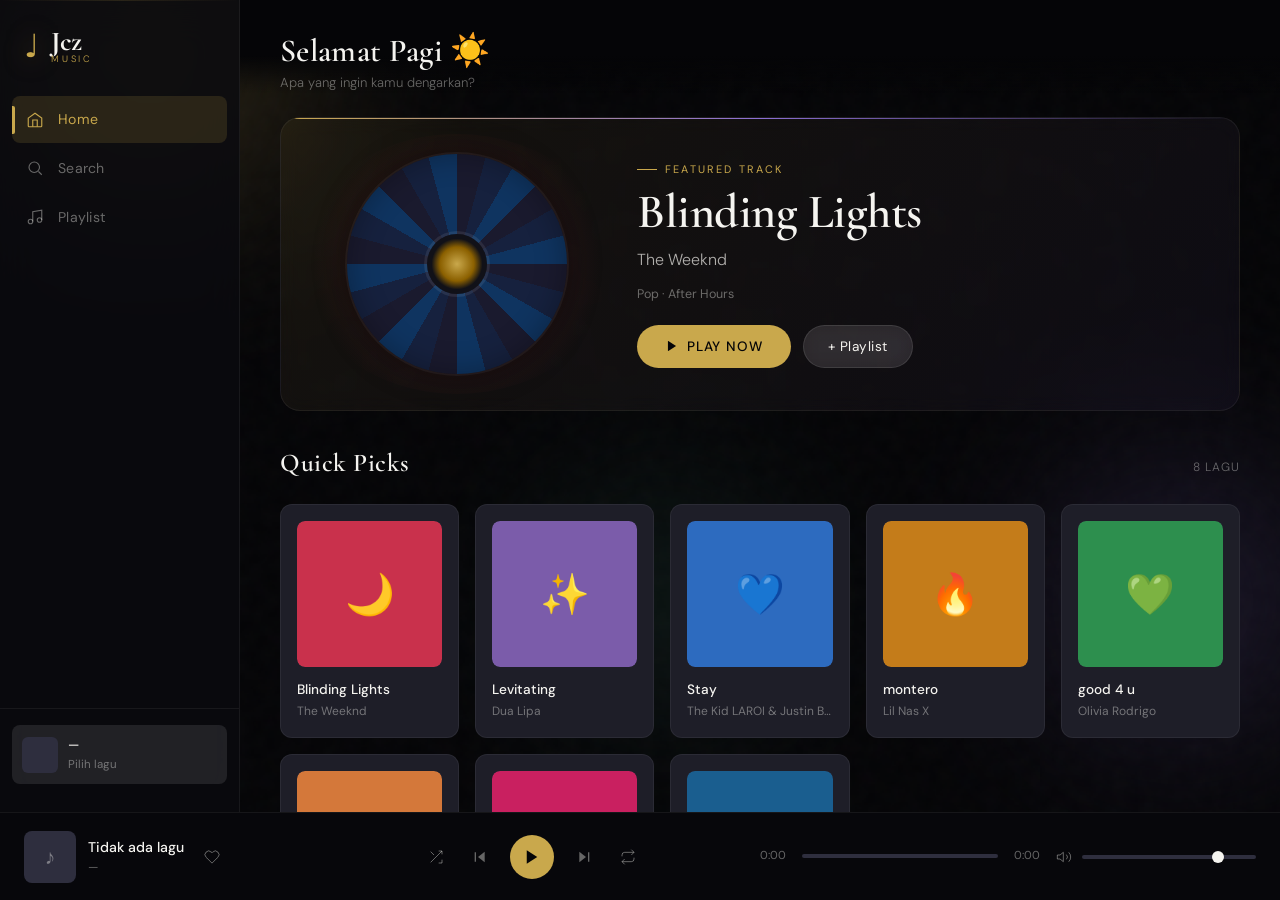
<file: index.html>
<!DOCTYPE html>
<html lang="id">
<head>
  <meta charset="UTF-8" />
  <meta name="viewport" content="width=device-width, initial-scale=1.0"/>
  <title>Jcz Music</title>
  <link rel="preconnect" href="https://fonts.googleapis.com"/>
  <link href="https://fonts.googleapis.com/css2?family=Cormorant+Garamond:wght@300;400;600;700&family=DM+Sans:wght@300;400;500&display=swap" rel="stylesheet"/>
  <link rel="stylesheet" href="css/base.css"/>
  <link rel="stylesheet" href="css/layout.css"/>
  <link rel="stylesheet" href="css/player.css"/>
  <link rel="stylesheet" href="css/home.css"/>
</head>
<body>

  <!-- Ambient Background -->
  <div class="ambient-bg">
    <div class="orb orb-1"></div>
    <div class="orb orb-2"></div>
    <div class="orb orb-3"></div>
    <div class="grain"></div>
  </div>

  <!-- Sidebar Navigation -->
  <aside class="sidebar" id="sidebar">
    <div class="sidebar-logo">
      <span class="logo-mark">♩</span>
      <div class="logo-text">
        <span class="logo-name">Jcz</span>
        <span class="logo-sub">MUSIC</span>
      </div>
    </div>

    <nav class="sidebar-nav">
      <a href="index.html" class="nav-item active" data-label="Home">
        <svg viewBox="0 0 24 24" fill="none" stroke="currentColor" stroke-width="1.5"><path d="M3 9.5L12 3l9 6.5V20a1 1 0 01-1 1H4a1 1 0 01-1-1V9.5z"/><path d="M9 21V12h6v9"/></svg>
        <span>Home</span>
      </a>
      <a href="search.html" class="nav-item" data-label="Search">
        <svg viewBox="0 0 24 24" fill="none" stroke="currentColor" stroke-width="1.5"><circle cx="11" cy="11" r="7"/><path d="M21 21l-4.35-4.35"/></svg>
        <span>Search</span>
      </a>
      <a href="playlist.html" class="nav-item" data-label="Playlist">
        <svg viewBox="0 0 24 24" fill="none" stroke="currentColor" stroke-width="1.5"><path d="M9 18V5l12-2v13"/><circle cx="6" cy="18" r="3"/><circle cx="18" cy="16" r="3"/></svg>
        <span>Playlist</span>
      </a>
    </nav>

    <div class="sidebar-footer">
      <div class="now-playing-mini" id="nowPlayingMini">
        <div class="mini-art" id="miniArt"></div>
        <div class="mini-info">
          <span class="mini-title" id="miniTitle">—</span>
          <span class="mini-artist" id="miniArtist">Pilih lagu</span>
        </div>
      </div>
    </div>
  </aside>

  <!-- Main Content -->
  <main class="main-content" id="mainContent">

    <!-- Top Bar -->
    <header class="topbar">
      <div class="topbar-greeting">
        <h1 class="greeting-text" id="greetingText">Selamat Malam</h1>
        <p class="greeting-sub">Apa yang ingin kamu dengarkan?</p>
      </div>
      <button class="menu-toggle" id="menuToggle">
        <span></span><span></span><span></span>
      </button>
    </header>

    <!-- Featured Hero -->
    <section class="hero-section">
      <div class="hero-card" id="heroCard">
        <div class="hero-visual">
          <div class="hero-art" id="heroArt">
            <div class="vinyl-disc">
              <div class="vinyl-inner"></div>
            </div>
          </div>
          <div class="hero-glow" id="heroGlow"></div>
        </div>
        <div class="hero-info">
          <span class="hero-tag">Featured Track</span>
          <h2 class="hero-title" id="heroTitle">Blinding Lights</h2>
          <p class="hero-artist" id="heroArtist">The Weeknd</p>
          <div class="hero-meta">
            <span id="heroGenre">Synth-pop · 2019</span>
          </div>
          <div class="hero-actions">
            <button class="btn-play-hero" onclick="playFromHero()">
              <svg viewBox="0 0 24 24" fill="currentColor"><polygon points="5,3 19,12 5,21"/></svg>
              Play Now
            </button>
            <button class="btn-add-hero" onclick="addToPlaylist(0)">+ Playlist</button>
          </div>
        </div>
      </div>
    </section>

    <!-- Quick Picks -->
    <section class="section">
      <div class="section-header">
        <h2 class="section-title">Quick Picks</h2>
        <span class="section-count" id="quickCount"></span>
      </div>
      <div class="quick-grid" id="quickGrid"></div>
    </section>

    <!-- Trending -->
    <section class="section">
      <div class="section-header">
        <h2 class="section-title">Trending Now</h2>
      </div>
      <div class="track-list" id="trendingList"></div>
    </section>

  </main>

  <!-- Player Bar -->
  <div class="player-bar" id="playerBar">
    <div class="player-track">
      <div class="player-art" id="playerArt">
        <div class="art-placeholder">♪</div>
      </div>
      <div class="player-track-info">
        <span class="player-title" id="playerTitle">Tidak ada lagu</span>
        <span class="player-artist" id="playerArtist">—</span>
      </div>
      <button class="btn-heart" id="btnHeart" onclick="toggleHeart()">
        <svg viewBox="0 0 24 24" fill="none" stroke="currentColor" stroke-width="1.5"><path d="M20.84 4.61a5.5 5.5 0 00-7.78 0L12 5.67l-1.06-1.06a5.5 5.5 0 00-7.78 7.78l1.06 1.06L12 21.23l7.78-7.78 1.06-1.06a5.5 5.5 0 000-7.78z"/></svg>
      </button>
    </div>

    <div class="player-controls">
      <button class="ctrl-btn" onclick="shuffleToggle()" id="btnShuffle" title="Shuffle">
        <svg viewBox="0 0 24 24" fill="none" stroke="currentColor" stroke-width="1.5"><polyline points="16 3 21 3 21 8"/><line x1="4" y1="20" x2="21" y2="3"/><polyline points="21 16 21 21 16 21"/><line x1="4" y1="4" x2="9" y2="9"/></svg>
      </button>
      <button class="ctrl-btn" onclick="prevTrack()" title="Previous">
        <svg viewBox="0 0 24 24" fill="currentColor"><polygon points="19,20 9,12 19,4"/><line x1="5" y1="19" x2="5" y2="5" stroke="currentColor" stroke-width="2"/></svg>
      </button>
      <button class="ctrl-btn play-pause" id="btnPlayPause" onclick="togglePlay()">
        <svg class="icon-play" viewBox="0 0 24 24" fill="currentColor"><polygon points="5,3 19,12 5,21"/></svg>
        <svg class="icon-pause" viewBox="0 0 24 24" fill="currentColor" style="display:none"><rect x="6" y="4" width="4" height="16"/><rect x="14" y="4" width="4" height="16"/></svg>
      </button>
      <button class="ctrl-btn" onclick="nextTrack()" title="Next">
        <svg viewBox="0 0 24 24" fill="currentColor"><polygon points="5,4 15,12 5,20"/><line x1="19" y1="5" x2="19" y2="19" stroke="currentColor" stroke-width="2"/></svg>
      </button>
      <button class="ctrl-btn" onclick="repeatToggle()" id="btnRepeat" title="Repeat">
        <svg viewBox="0 0 24 24" fill="none" stroke="currentColor" stroke-width="1.5"><polyline points="17 1 21 5 17 9"/><path d="M3 11V9a4 4 0 014-4h14"/><polyline points="7 23 3 19 7 15"/><path d="M21 13v2a4 4 0 01-4 4H3"/></svg>
      </button>
    </div>

    <div class="player-progress-wrap">
      <div class="player-progress">
        <span class="time-current" id="timeCurrent">0:00</span>
        <div class="progress-bar" id="progressBar" onclick="seekTo(event)">
          <div class="progress-fill" id="progressFill"></div>
          <div class="progress-thumb" id="progressThumb"></div>
        </div>
        <span class="time-total" id="timeTotal">0:00</span>
      </div>
    </div>

    <div class="player-volume">
      <svg viewBox="0 0 24 24" fill="none" stroke="currentColor" stroke-width="1.5"><polygon points="11 5 6 9 2 9 2 15 6 15 11 19 11 5"/><path d="M19.07 4.93a10 10 0 010 14.14"/><path d="M15.54 8.46a5 5 0 010 7.07"/></svg>
      <input type="range" class="volume-slider" id="volumeSlider" min="0" max="100" value="80" oninput="setVolume(this.value)"/>
    </div>
  </div>

  <audio id="audioPlayer"></audio>

  <script src="js/data.js"></script>
  <script src="js/player.js"></script>
  <script src="js/home.js"></script>
</body>
</html>
</file>
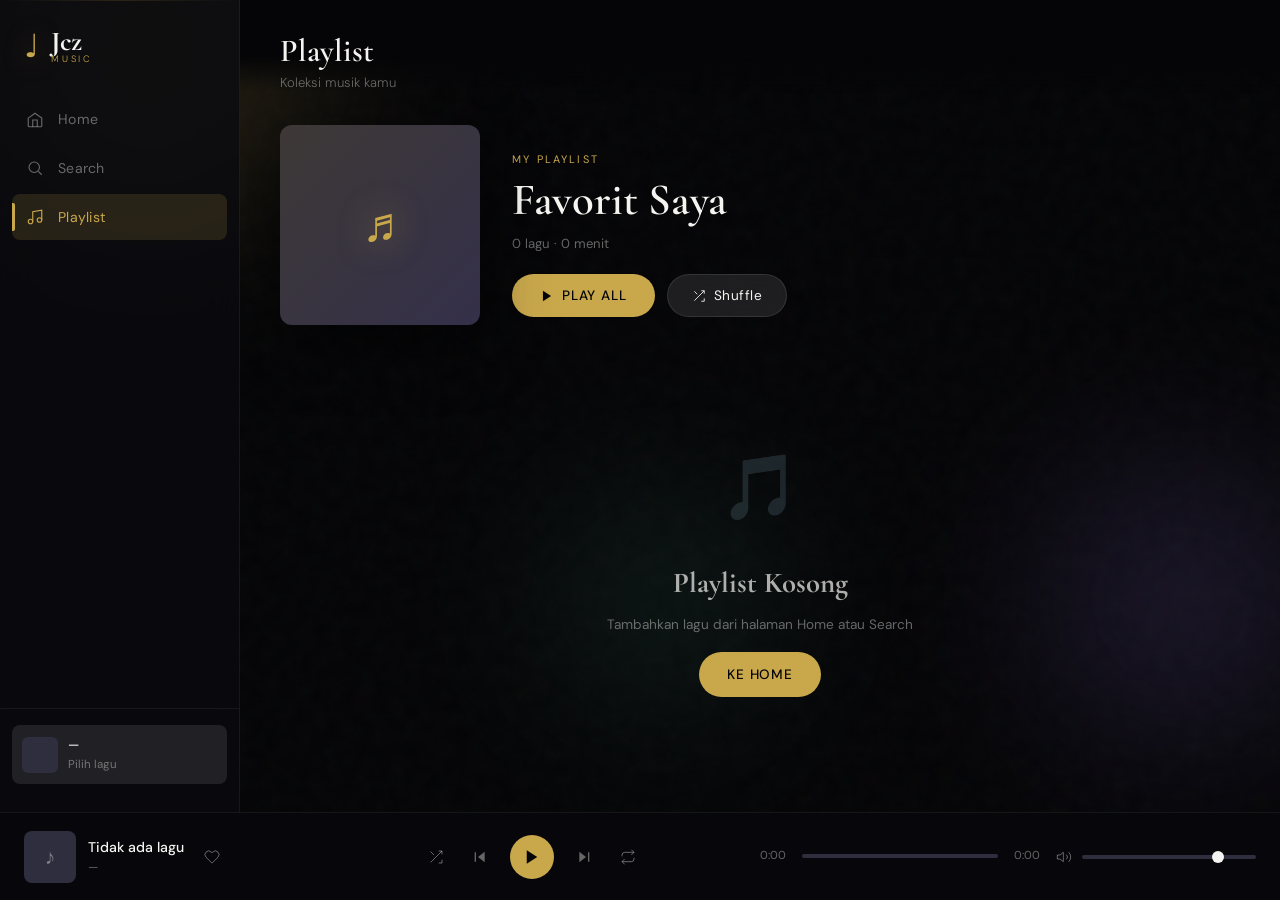
<file: playlist.html>
<!DOCTYPE html>
<html lang="id">
<head>
  <meta charset="UTF-8" />
  <meta name="viewport" content="width=device-width, initial-scale=1.0"/>
  <title>Playlist — Jcz Music</title>
  <link rel="preconnect" href="https://fonts.googleapis.com"/>
  <link href="https://fonts.googleapis.com/css2?family=Cormorant+Garamond:wght@300;400;600;700&family=DM+Sans:wght@300;400;500&display=swap" rel="stylesheet"/>
  <link rel="stylesheet" href="css/base.css"/>
  <link rel="stylesheet" href="css/layout.css"/>
  <link rel="stylesheet" href="css/player.css"/>
  <link rel="stylesheet" href="css/playlist.css"/>
</head>
<body>

  <div class="ambient-bg">
    <div class="orb orb-1"></div>
    <div class="orb orb-2"></div>
    <div class="orb orb-3"></div>
    <div class="grain"></div>
  </div>

  <aside class="sidebar" id="sidebar">
    <div class="sidebar-logo">
      <span class="logo-mark">♩</span>
      <div class="logo-text">
        <span class="logo-name">Jcz</span>
        <span class="logo-sub">MUSIC</span>
      </div>
    </div>
    <nav class="sidebar-nav">
      <a href="index.html" class="nav-item">
        <svg viewBox="0 0 24 24" fill="none" stroke="currentColor" stroke-width="1.5"><path d="M3 9.5L12 3l9 6.5V20a1 1 0 01-1 1H4a1 1 0 01-1-1V9.5z"/><path d="M9 21V12h6v9"/></svg>
        <span>Home</span>
      </a>
      <a href="search.html" class="nav-item">
        <svg viewBox="0 0 24 24" fill="none" stroke="currentColor" stroke-width="1.5"><circle cx="11" cy="11" r="7"/><path d="M21 21l-4.35-4.35"/></svg>
        <span>Search</span>
      </a>
      <a href="playlist.html" class="nav-item active">
        <svg viewBox="0 0 24 24" fill="none" stroke="currentColor" stroke-width="1.5"><path d="M9 18V5l12-2v13"/><circle cx="6" cy="18" r="3"/><circle cx="18" cy="16" r="3"/></svg>
        <span>Playlist</span>
      </a>
    </nav>
    <div class="sidebar-footer">
      <div class="now-playing-mini" id="nowPlayingMini">
        <div class="mini-art" id="miniArt"></div>
        <div class="mini-info">
          <span class="mini-title" id="miniTitle">—</span>
          <span class="mini-artist" id="miniArtist">Pilih lagu</span>
        </div>
      </div>
    </div>
  </aside>

  <main class="main-content" id="mainContent">
    <header class="topbar">
      <div class="topbar-greeting">
        <h1 class="greeting-text">Playlist</h1>
        <p class="greeting-sub">Koleksi musik kamu</p>
      </div>
      <button class="menu-toggle" id="menuToggle">
        <span></span><span></span><span></span>
      </button>
    </header>

    <!-- Playlist Header -->
    <section class="playlist-hero">
      <div class="playlist-hero-art" id="playlistHeroArt">
        <div class="playlist-art-collage" id="artCollage"></div>
        <div class="playlist-art-overlay"></div>
        <span class="playlist-art-icon">♬</span>
      </div>
      <div class="playlist-hero-info">
        <span class="playlist-tag">My Playlist</span>
        <h2 class="playlist-name">Favorit Saya</h2>
        <p class="playlist-meta" id="playlistMeta">0 lagu · 0 menit</p>
        <div class="playlist-actions">
          <button class="btn-play-hero" onclick="playPlaylist()">
            <svg viewBox="0 0 24 24" fill="currentColor"><polygon points="5,3 19,12 5,21"/></svg>
            Play All
          </button>
          <button class="btn-add-hero" onclick="shufflePlaylist()">
            <svg viewBox="0 0 24 24" fill="none" stroke="currentColor" stroke-width="1.5"><polyline points="16 3 21 3 21 8"/><line x1="4" y1="20" x2="21" y2="3"/><polyline points="21 16 21 21 16 21"/><line x1="4" y1="4" x2="9" y2="9"/></svg>
            Shuffle
          </button>
        </div>
      </div>
    </section>

    <!-- Playlist Tracks -->
    <section class="section">
      <div class="track-list" id="playlistTracks"></div>

      <!-- Empty State -->
      <div class="empty-playlist" id="emptyPlaylist" style="display:none">
        <div class="empty-icon">🎵</div>
        <h3 class="empty-title">Playlist Kosong</h3>
        <p class="empty-sub">Tambahkan lagu dari halaman Home atau Search</p>
        <a href="index.html" class="btn-play-hero" style="text-decoration:none;display:inline-flex;align-items:center;gap:8px;margin-top:16px;">Ke Home</a>
      </div>
    </section>

  </main>

  <!-- Player Bar -->
  <div class="player-bar" id="playerBar">
    <div class="player-track">
      <div class="player-art" id="playerArt">
        <div class="art-placeholder">♪</div>
      </div>
      <div class="player-track-info">
        <span class="player-title" id="playerTitle">Tidak ada lagu</span>
        <span class="player-artist" id="playerArtist">—</span>
      </div>
      <button class="btn-heart" id="btnHeart" onclick="toggleHeart()">
        <svg viewBox="0 0 24 24" fill="none" stroke="currentColor" stroke-width="1.5"><path d="M20.84 4.61a5.5 5.5 0 00-7.78 0L12 5.67l-1.06-1.06a5.5 5.5 0 00-7.78 7.78l1.06 1.06L12 21.23l7.78-7.78 1.06-1.06a5.5 5.5 0 000-7.78z"/></svg>
      </button>
    </div>
    <div class="player-controls">
      <button class="ctrl-btn" onclick="shuffleToggle()" id="btnShuffle">
        <svg viewBox="0 0 24 24" fill="none" stroke="currentColor" stroke-width="1.5"><polyline points="16 3 21 3 21 8"/><line x1="4" y1="20" x2="21" y2="3"/><polyline points="21 16 21 21 16 21"/><line x1="4" y1="4" x2="9" y2="9"/></svg>
      </button>
      <button class="ctrl-btn" onclick="prevTrack()">
        <svg viewBox="0 0 24 24" fill="currentColor"><polygon points="19,20 9,12 19,4"/><line x1="5" y1="19" x2="5" y2="5" stroke="currentColor" stroke-width="2"/></svg>
      </button>
      <button class="ctrl-btn play-pause" id="btnPlayPause" onclick="togglePlay()">
        <svg class="icon-play" viewBox="0 0 24 24" fill="currentColor"><polygon points="5,3 19,12 5,21"/></svg>
        <svg class="icon-pause" viewBox="0 0 24 24" fill="currentColor" style="display:none"><rect x="6" y="4" width="4" height="16"/><rect x="14" y="4" width="4" height="16"/></svg>
      </button>
      <button class="ctrl-btn" onclick="nextTrack()">
        <svg viewBox="0 0 24 24" fill="currentColor"><polygon points="5,4 15,12 5,20"/><line x1="19" y1="5" x2="19" y2="19" stroke="currentColor" stroke-width="2"/></svg>
      </button>
      <button class="ctrl-btn" onclick="repeatToggle()" id="btnRepeat">
        <svg viewBox="0 0 24 24" fill="none" stroke="currentColor" stroke-width="1.5"><polyline points="17 1 21 5 17 9"/><path d="M3 11V9a4 4 0 014-4h14"/><polyline points="7 23 3 19 7 15"/><path d="M21 13v2a4 4 0 01-4 4H3"/></svg>
      </button>
    </div>
    <div class="player-progress-wrap">
      <div class="player-progress">
        <span class="time-current" id="timeCurrent">0:00</span>
        <div class="progress-bar" id="progressBar" onclick="seekTo(event)">
          <div class="progress-fill" id="progressFill"></div>
          <div class="progress-thumb" id="progressThumb"></div>
        </div>
        <span class="time-total" id="timeTotal">0:00</span>
      </div>
    </div>
    <div class="player-volume">
      <svg viewBox="0 0 24 24" fill="none" stroke="currentColor" stroke-width="1.5"><polygon points="11 5 6 9 2 9 2 15 6 15 11 19 11 5"/><path d="M19.07 4.93a10 10 0 010 14.14"/><path d="M15.54 8.46a5 5 0 010 7.07"/></svg>
      <input type="range" class="volume-slider" id="volumeSlider" min="0" max="100" value="80" oninput="setVolume(this.value)"/>
    </div>
  </div>

  <audio id="audioPlayer"></audio>
  <script src="js/data.js"></script>
  <script src="js/player.js"></script>
  <script src="js/playlist.js"></script>
</body>
</html>
</file>
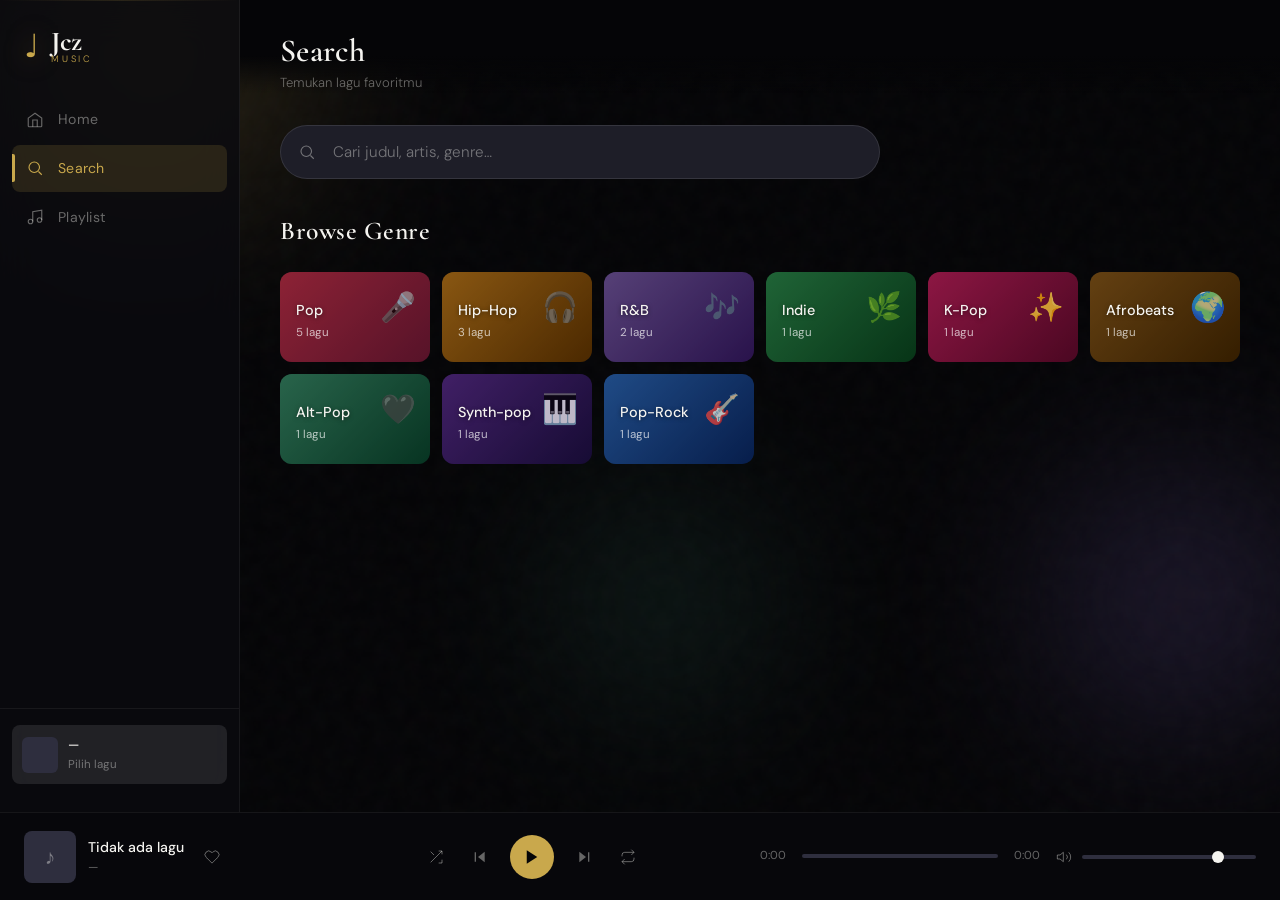
<file: search.html>
<!DOCTYPE html>
<html lang="id">
<head>
  <meta charset="UTF-8" />
  <meta name="viewport" content="width=device-width, initial-scale=1.0"/>
  <title>Search — Jcz Music</title>
  <link rel="preconnect" href="https://fonts.googleapis.com"/>
  <link href="https://fonts.googleapis.com/css2?family=Cormorant+Garamond:wght@300;400;600;700&family=DM+Sans:wght@300;400;500&display=swap" rel="stylesheet"/>
  <link rel="stylesheet" href="css/base.css"/>
  <link rel="stylesheet" href="css/layout.css"/>
  <link rel="stylesheet" href="css/player.css"/>
  <link rel="stylesheet" href="css/search.css"/>
</head>
<body>

  <div class="ambient-bg">
    <div class="orb orb-1"></div>
    <div class="orb orb-2"></div>
    <div class="orb orb-3"></div>
    <div class="grain"></div>
  </div>

  <aside class="sidebar" id="sidebar">
    <div class="sidebar-logo">
      <span class="logo-mark">♩</span>
      <div class="logo-text">
        <span class="logo-name">Jcz</span>
        <span class="logo-sub">MUSIC</span>
      </div>
    </div>
    <nav class="sidebar-nav">
      <a href="index.html" class="nav-item">
        <svg viewBox="0 0 24 24" fill="none" stroke="currentColor" stroke-width="1.5"><path d="M3 9.5L12 3l9 6.5V20a1 1 0 01-1 1H4a1 1 0 01-1-1V9.5z"/><path d="M9 21V12h6v9"/></svg>
        <span>Home</span>
      </a>
      <a href="search.html" class="nav-item active">
        <svg viewBox="0 0 24 24" fill="none" stroke="currentColor" stroke-width="1.5"><circle cx="11" cy="11" r="7"/><path d="M21 21l-4.35-4.35"/></svg>
        <span>Search</span>
      </a>
      <a href="playlist.html" class="nav-item">
        <svg viewBox="0 0 24 24" fill="none" stroke="currentColor" stroke-width="1.5"><path d="M9 18V5l12-2v13"/><circle cx="6" cy="18" r="3"/><circle cx="18" cy="16" r="3"/></svg>
        <span>Playlist</span>
      </a>
    </nav>
    <div class="sidebar-footer">
      <div class="now-playing-mini" id="nowPlayingMini">
        <div class="mini-art" id="miniArt"></div>
        <div class="mini-info">
          <span class="mini-title" id="miniTitle">—</span>
          <span class="mini-artist" id="miniArtist">Pilih lagu</span>
        </div>
      </div>
    </div>
  </aside>

  <main class="main-content" id="mainContent">
    <header class="topbar">
      <div class="topbar-greeting">
        <h1 class="greeting-text">Search</h1>
        <p class="greeting-sub">Temukan lagu favoritmu</p>
      </div>
      <button class="menu-toggle" id="menuToggle">
        <span></span><span></span><span></span>
      </button>
    </header>

    <!-- Search Input -->
    <section class="search-hero">
      <div class="search-box-wrap">
        <svg class="search-icon" viewBox="0 0 24 24" fill="none" stroke="currentColor" stroke-width="1.5"><circle cx="11" cy="11" r="7"/><path d="M21 21l-4.35-4.35"/></svg>
        <input type="text" class="search-input" id="searchInput" placeholder="Cari judul, artis, genre…" oninput="handleSearch(this.value)" autocomplete="off"/>
        <button class="search-clear" id="searchClear" onclick="clearSearch()" style="display:none">✕</button>
      </div>
    </section>

    <!-- Browse by Genre -->
    <section class="section" id="browseSection">
      <div class="section-header">
        <h2 class="section-title">Browse Genre</h2>
      </div>
      <div class="genre-grid" id="genreGrid"></div>
    </section>

    <!-- Search Results -->
    <section class="section" id="resultsSection" style="display:none">
      <div class="section-header">
        <h2 class="section-title">Hasil Pencarian</h2>
        <span class="section-count" id="resultsCount"></span>
      </div>
      <div class="track-list" id="searchResults"></div>
    </section>

    <!-- No Results -->
    <div class="no-results" id="noResults" style="display:none">
      <div class="no-results-icon">♪</div>
      <p class="no-results-text">Tidak ditemukan</p>
      <p class="no-results-sub">Coba kata kunci lain</p>
    </div>

  </main>

  <!-- Player Bar -->
  <div class="player-bar" id="playerBar">
    <div class="player-track">
      <div class="player-art" id="playerArt">
        <div class="art-placeholder">♪</div>
      </div>
      <div class="player-track-info">
        <span class="player-title" id="playerTitle">Tidak ada lagu</span>
        <span class="player-artist" id="playerArtist">—</span>
      </div>
      <button class="btn-heart" id="btnHeart" onclick="toggleHeart()">
        <svg viewBox="0 0 24 24" fill="none" stroke="currentColor" stroke-width="1.5"><path d="M20.84 4.61a5.5 5.5 0 00-7.78 0L12 5.67l-1.06-1.06a5.5 5.5 0 00-7.78 7.78l1.06 1.06L12 21.23l7.78-7.78 1.06-1.06a5.5 5.5 0 000-7.78z"/></svg>
      </button>
    </div>
    <div class="player-controls">
      <button class="ctrl-btn" onclick="shuffleToggle()" id="btnShuffle">
        <svg viewBox="0 0 24 24" fill="none" stroke="currentColor" stroke-width="1.5"><polyline points="16 3 21 3 21 8"/><line x1="4" y1="20" x2="21" y2="3"/><polyline points="21 16 21 21 16 21"/><line x1="4" y1="4" x2="9" y2="9"/></svg>
      </button>
      <button class="ctrl-btn" onclick="prevTrack()">
        <svg viewBox="0 0 24 24" fill="currentColor"><polygon points="19,20 9,12 19,4"/><line x1="5" y1="19" x2="5" y2="5" stroke="currentColor" stroke-width="2"/></svg>
      </button>
      <button class="ctrl-btn play-pause" id="btnPlayPause" onclick="togglePlay()">
        <svg class="icon-play" viewBox="0 0 24 24" fill="currentColor"><polygon points="5,3 19,12 5,21"/></svg>
        <svg class="icon-pause" viewBox="0 0 24 24" fill="currentColor" style="display:none"><rect x="6" y="4" width="4" height="16"/><rect x="14" y="4" width="4" height="16"/></svg>
      </button>
      <button class="ctrl-btn" onclick="nextTrack()">
        <svg viewBox="0 0 24 24" fill="currentColor"><polygon points="5,4 15,12 5,20"/><line x1="19" y1="5" x2="19" y2="19" stroke="currentColor" stroke-width="2"/></svg>
      </button>
      <button class="ctrl-btn" onclick="repeatToggle()" id="btnRepeat">
        <svg viewBox="0 0 24 24" fill="none" stroke="currentColor" stroke-width="1.5"><polyline points="17 1 21 5 17 9"/><path d="M3 11V9a4 4 0 014-4h14"/><polyline points="7 23 3 19 7 15"/><path d="M21 13v2a4 4 0 01-4 4H3"/></svg>
      </button>
    </div>
    <div class="player-progress-wrap">
      <div class="player-progress">
        <span class="time-current" id="timeCurrent">0:00</span>
        <div class="progress-bar" id="progressBar" onclick="seekTo(event)">
          <div class="progress-fill" id="progressFill"></div>
          <div class="progress-thumb" id="progressThumb"></div>
        </div>
        <span class="time-total" id="timeTotal">0:00</span>
      </div>
    </div>
    <div class="player-volume">
      <svg viewBox="0 0 24 24" fill="none" stroke="currentColor" stroke-width="1.5"><polygon points="11 5 6 9 2 9 2 15 6 15 11 19 11 5"/><path d="M19.07 4.93a10 10 0 010 14.14"/><path d="M15.54 8.46a5 5 0 010 7.07"/></svg>
      <input type="range" class="volume-slider" id="volumeSlider" min="0" max="100" value="80" oninput="setVolume(this.value)"/>
    </div>
  </div>

  <audio id="audioPlayer"></audio>
  <script src="js/data.js"></script>
  <script src="js/player.js"></script>
  <script src="js/search.js"></script>
</body>
</html>
</file>
<file: css/base.css>
/* ============================================
   JCZ MUSIC — base.css
   Core variables, reset, typography
============================================ */

@import url('https://fonts.googleapis.com/css2?family=Cormorant+Garamond:ital,wght@0,300;0,400;0,600;0,700;1,400&family=DM+Sans:wght@300;400;500&display=swap');

:root {
  /* === PALETTE === */
  --black:       #050507;
  --black-2:     #0a0a0f;
  --black-3:     #111118;
  --black-4:     #16161e;
  --black-5:     #1c1c26;
  --surface:     #1e1e28;
  --surface-2:   #252532;
  --surface-3:   #2e2e3e;
  --border:      rgba(255,255,255,0.06);
  --border-2:    rgba(255,255,255,0.10);

  --gold:        #c9a84c;
  --gold-light:  #e8c96a;
  --gold-dim:    rgba(201,168,76,0.15);
  --gold-glow:   rgba(201,168,76,0.08);

  --white:       #f5f4f0;
  --white-70:    rgba(245,244,240,0.70);
  --white-40:    rgba(245,244,240,0.40);
  --white-20:    rgba(245,244,240,0.20);
  --white-10:    rgba(245,244,240,0.10);

  --text-primary:   var(--white);
  --text-secondary: var(--white-70);
  --text-muted:     var(--white-40);

  --accent:      #c9a84c;
  --accent-2:    #8b6fd4;
  --danger:      #e05b5b;

  /* === TYPOGRAPHY === */
  --font-display: 'Cormorant Garamond', Georgia, serif;
  --font-body:    'DM Sans', sans-serif;

  /* === SPACING === */
  --sidebar-w:   240px;
  --player-h:    88px;
  --radius:      12px;
  --radius-sm:   8px;
  --radius-lg:   20px;

  /* === TRANSITIONS === */
  --ease:        cubic-bezier(0.4, 0, 0.2, 1);
  --ease-out:    cubic-bezier(0, 0, 0.2, 1);
  --dur:         200ms;
  --dur-lg:      400ms;
}

/* === RESET === */
*, *::before, *::after {
  box-sizing: border-box;
  margin: 0;
  padding: 0;
}

html {
  font-size: 16px;
  -webkit-font-smoothing: antialiased;
  -moz-osx-font-smoothing: grayscale;
  text-rendering: optimizeLegibility;
}

body {
  background: var(--black);
  color: var(--text-primary);
  font-family: var(--font-body);
  font-weight: 400;
  line-height: 1.6;
  overflow-x: hidden;
  min-height: 100vh;
}

button {
  background: none;
  border: none;
  cursor: pointer;
  font-family: inherit;
  color: inherit;
  outline: none;
}

button:focus-visible {
  outline: 2px solid var(--gold);
  outline-offset: 2px;
  border-radius: 4px;
}

input, textarea {
  font-family: inherit;
  outline: none;
}

a {
  text-decoration: none;
  color: inherit;
}

img {
  display: block;
  max-width: 100%;
}

ul, ol {
  list-style: none;
}

/* === SCROLLBAR === */
::-webkit-scrollbar {
  width: 4px;
}
::-webkit-scrollbar-track {
  background: transparent;
}
::-webkit-scrollbar-thumb {
  background: var(--surface-3);
  border-radius: 2px;
}
::-webkit-scrollbar-thumb:hover {
  background: var(--gold-dim);
}

/* === AMBIENT BACKGROUND === */
.ambient-bg {
  position: fixed;
  inset: 0;
  z-index: 0;
  overflow: hidden;
  pointer-events: none;
}

.orb {
  position: absolute;
  border-radius: 50%;
  filter: blur(80px);
  opacity: 0.25;
  animation: orbFloat 12s ease-in-out infinite;
}

.orb-1 {
  width: 500px; height: 500px;
  background: radial-gradient(circle, #c9a84c 0%, transparent 70%);
  top: -200px; left: -100px;
  animation-delay: 0s;
}

.orb-2 {
  width: 400px; height: 400px;
  background: radial-gradient(circle, #8b6fd4 0%, transparent 70%);
  bottom: 100px; right: -100px;
  animation-delay: -4s;
}

.orb-3 {
  width: 300px; height: 300px;
  background: radial-gradient(circle, #3d8b6f 0%, transparent 70%);
  top: 50%; left: 40%;
  animation-delay: -8s;
}

@keyframes orbFloat {
  0%, 100% { transform: translateY(0) scale(1); }
  50%       { transform: translateY(-30px) scale(1.05); }
}

.grain {
  position: absolute;
  inset: -200%;
  width: 400%;
  height: 400%;
  background-image: url("data:image/svg+xml,%3Csvg viewBox='0 0 256 256' xmlns='http://www.w3.org/2000/svg'%3E%3Cfilter id='noise'%3E%3CfeTurbulence type='fractalNoise' baseFrequency='0.9' numOctaves='4' stitchTiles='stitch'/%3E%3C/filter%3E%3Crect width='100%25' height='100%25' filter='url(%23noise)' opacity='1'/%3E%3C/svg%3E");
  opacity: 0.025;
  animation: grainMove 0.5s steps(1) infinite;
}

@keyframes grainMove {
  0%   { transform: translate(0,0); }
  10%  { transform: translate(-2%,-3%); }
  20%  { transform: translate(3%,1%); }
  30%  { transform: translate(-1%,3%); }
  40%  { transform: translate(2%,-1%); }
  50%  { transform: translate(-3%,2%); }
  60%  { transform: translate(1%,-2%); }
  70%  { transform: translate(-2%,1%); }
  80%  { transform: translate(3%,-3%); }
  90%  { transform: translate(-1%,2%); }
  100% { transform: translate(0,0); }
}

/* === TYPOGRAPHY CLASSES === */
.section-title {
  font-family: var(--font-display);
  font-size: 1.6rem;
  font-weight: 600;
  letter-spacing: 0.02em;
  color: var(--white);
}

.section-count {
  font-size: 0.75rem;
  color: var(--text-muted);
  font-weight: 300;
  letter-spacing: 0.08em;
  text-transform: uppercase;
}

/* === TRACK ROW === */
.track-row {
  display: grid;
  grid-template-columns: 36px 48px 1fr auto auto;
  align-items: center;
  gap: 14px;
  padding: 10px 16px;
  border-radius: var(--radius-sm);
  transition: background var(--dur) var(--ease);
  cursor: pointer;
  position: relative;
}

.track-row:hover {
  background: var(--white-10);
}

.track-row.active {
  background: var(--gold-dim);
}

.track-row.active .track-title {
  color: var(--gold);
}

.track-num {
  font-size: 0.85rem;
  color: var(--text-muted);
  text-align: center;
  font-variant-numeric: tabular-nums;
  transition: opacity var(--dur);
}

.track-row:hover .track-num,
.track-row.active .track-num {
  display: none;
}

.track-play-icon {
  display: none;
  color: var(--gold);
  text-align: center;
}

.track-row:hover .track-play-icon,
.track-row.active .track-play-icon {
  display: flex;
  align-items: center;
  justify-content: center;
}

.track-art {
  width: 48px;
  height: 48px;
  border-radius: 6px;
  background: var(--surface-3);
  display: flex;
  align-items: center;
  justify-content: center;
  font-size: 1.2rem;
  overflow: hidden;
  flex-shrink: 0;
  position: relative;
}

.track-art img {
  width: 100%;
  height: 100%;
  object-fit: cover;
}

.track-info {
  display: flex;
  flex-direction: column;
  min-width: 0;
}

.track-title {
  font-size: 0.9rem;
  font-weight: 500;
  color: var(--text-primary);
  white-space: nowrap;
  overflow: hidden;
  text-overflow: ellipsis;
  transition: color var(--dur);
}

.track-artist {
  font-size: 0.78rem;
  color: var(--text-muted);
  white-space: nowrap;
  overflow: hidden;
  text-overflow: ellipsis;
}

.track-duration {
  font-size: 0.8rem;
  color: var(--text-muted);
  font-variant-numeric: tabular-nums;
  white-space: nowrap;
}

.track-actions {
  display: flex;
  gap: 4px;
  opacity: 0;
  transition: opacity var(--dur);
}

.track-row:hover .track-actions {
  opacity: 1;
}

.track-action-btn {
  width: 30px;
  height: 30px;
  border-radius: 50%;
  display: flex;
  align-items: center;
  justify-content: center;
  color: var(--text-muted);
  transition: color var(--dur), background var(--dur);
}

.track-action-btn:hover {
  color: var(--gold);
  background: var(--gold-dim);
}

.track-action-btn svg {
  width: 14px;
  height: 14px;
}

/* === EQUALIZER BARS (active track) === */
.eq-bars {
  display: none;
  gap: 2px;
  align-items: flex-end;
  height: 16px;
}

.track-row.active.playing .eq-bars {
  display: flex;
}

.track-row.active.playing .track-play-icon {
  display: none;
}

.eq-bar {
  width: 3px;
  background: var(--gold);
  border-radius: 2px;
  animation: eqAnim 0.8s ease-in-out infinite;
}
.eq-bar:nth-child(1) { animation-delay: 0s;    height: 8px; }
.eq-bar:nth-child(2) { animation-delay: 0.15s; height: 14px; }
.eq-bar:nth-child(3) { animation-delay: 0.3s;  height: 6px; }
.eq-bar:nth-child(4) { animation-delay: 0.1s;  height: 12px; }

@keyframes eqAnim {
  0%, 100% { transform: scaleY(0.4); }
  50%       { transform: scaleY(1); }
}

/* === BUTTONS === */
.btn-play-hero {
  display: inline-flex;
  align-items: center;
  gap: 8px;
  padding: 12px 28px;
  background: var(--gold);
  color: var(--black);
  border-radius: 50px;
  font-size: 0.85rem;
  font-weight: 500;
  letter-spacing: 0.06em;
  text-transform: uppercase;
  transition: transform var(--dur), box-shadow var(--dur), background var(--dur);
}

.btn-play-hero:hover {
  background: var(--gold-light);
  transform: translateY(-2px);
  box-shadow: 0 8px 30px rgba(201,168,76,0.4);
}

.btn-play-hero svg {
  width: 14px;
  height: 14px;
}

.btn-add-hero {
  display: inline-flex;
  align-items: center;
  gap: 8px;
  padding: 12px 24px;
  background: var(--white-10);
  border: 1px solid var(--border-2);
  color: var(--text-primary);
  border-radius: 50px;
  font-size: 0.85rem;
  font-weight: 400;
  letter-spacing: 0.04em;
  transition: background var(--dur), border-color var(--dur);
  backdrop-filter: blur(10px);
}

.btn-add-hero:hover {
  background: var(--white-20);
  border-color: var(--gold);
  color: var(--gold);
}

.btn-add-hero svg {
  width: 14px;
  height: 14px;
}

/* === FADE IN === */
@keyframes fadeUp {
  from { opacity: 0; transform: translateY(16px); }
  to   { opacity: 1; transform: translateY(0); }
}

.fade-in {
  animation: fadeUp 0.5s var(--ease-out) both;
}

/* === TOAST === */
.toast {
  position: fixed;
  bottom: calc(var(--player-h) + 20px);
  left: 50%;
  transform: translateX(-50%) translateY(20px);
  background: var(--surface-2);
  border: 1px solid var(--border-2);
  color: var(--text-primary);
  padding: 10px 20px;
  border-radius: 50px;
  font-size: 0.82rem;
  backdrop-filter: blur(20px);
  opacity: 0;
  transition: all 0.3s var(--ease);
  z-index: 9999;
  pointer-events: none;
  white-space: nowrap;
}

.toast.show {
  opacity: 1;
  transform: translateX(-50%) translateY(0);
}
</file>
<file: css/layout.css>
/* ============================================
   JCZ MUSIC — layout.css
   Sidebar, Topbar, Main Layout
============================================ */

/* === APP SHELL === */
body {
  display: grid;
  grid-template-columns: var(--sidebar-w) 1fr;
  grid-template-rows: 1fr var(--player-h);
  grid-template-areas:
    "sidebar main"
    "player  player";
  height: 100vh;
  overflow: hidden;
}

/* === SIDEBAR === */
.sidebar {
  grid-area: sidebar;
  display: flex;
  flex-direction: column;
  background: rgba(10,10,15,0.8);
  border-right: 1px solid var(--border);
  backdrop-filter: blur(20px);
  z-index: 100;
  position: relative;
  padding: 28px 0;
  overflow: hidden;
}

.sidebar::before {
  content: '';
  position: absolute;
  top: 0;
  left: 0;
  right: 0;
  height: 1px;
  background: linear-gradient(90deg, transparent, var(--gold-dim), transparent);
}

/* === LOGO === */
.sidebar-logo {
  display: flex;
  align-items: center;
  gap: 12px;
  padding: 0 24px 32px;
}

.logo-mark {
  font-size: 2rem;
  color: var(--gold);
  line-height: 1;
  filter: drop-shadow(0 0 12px rgba(201,168,76,0.5));
}

.logo-text {
  display: flex;
  flex-direction: column;
  line-height: 1;
}

.logo-name {
  font-family: var(--font-display);
  font-size: 1.7rem;
  font-weight: 700;
  color: var(--white);
  letter-spacing: -0.01em;
}

.logo-sub {
  font-size: 0.58rem;
  font-weight: 300;
  letter-spacing: 0.3em;
  color: var(--gold);
  text-transform: uppercase;
}

/* === NAV === */
.sidebar-nav {
  display: flex;
  flex-direction: column;
  gap: 2px;
  padding: 0 12px;
  flex: 1;
}

.nav-item {
  display: flex;
  align-items: center;
  gap: 14px;
  padding: 12px 14px;
  border-radius: var(--radius-sm);
  color: var(--text-muted);
  font-size: 0.88rem;
  font-weight: 400;
  letter-spacing: 0.02em;
  transition: background var(--dur), color var(--dur);
  position: relative;
}

.nav-item svg {
  width: 18px;
  height: 18px;
  flex-shrink: 0;
  transition: color var(--dur);
}

.nav-item:hover {
  background: var(--white-10);
  color: var(--white);
}

.nav-item.active {
  background: var(--gold-dim);
  color: var(--gold);
}

.nav-item.active::before {
  content: '';
  position: absolute;
  left: 0;
  top: 50%;
  transform: translateY(-50%);
  width: 3px;
  height: 60%;
  background: var(--gold);
  border-radius: 0 2px 2px 0;
}

/* === SIDEBAR FOOTER (now playing mini) === */
.sidebar-footer {
  padding: 16px 12px 0;
  border-top: 1px solid var(--border);
}

.now-playing-mini {
  display: flex;
  align-items: center;
  gap: 10px;
  padding: 10px;
  border-radius: var(--radius-sm);
  background: var(--white-10);
}

.mini-art {
  width: 36px;
  height: 36px;
  border-radius: 6px;
  background: var(--surface-3);
  flex-shrink: 0;
  display: flex;
  align-items: center;
  justify-content: center;
  font-size: 1rem;
  overflow: hidden;
}

.mini-info {
  display: flex;
  flex-direction: column;
  min-width: 0;
}

.mini-title {
  font-size: 0.8rem;
  font-weight: 500;
  white-space: nowrap;
  overflow: hidden;
  text-overflow: ellipsis;
  color: var(--text-primary);
}

.mini-artist {
  font-size: 0.72rem;
  color: var(--text-muted);
  white-space: nowrap;
  overflow: hidden;
  text-overflow: ellipsis;
}

/* === MAIN CONTENT === */
.main-content {
  grid-area: main;
  overflow-y: auto;
  overflow-x: hidden;
  position: relative;
  z-index: 1;
  scroll-behavior: smooth;
}

/* === TOPBAR === */
.topbar {
  display: flex;
  align-items: flex-start;
  justify-content: space-between;
  padding: 32px 40px 0;
  position: sticky;
  top: 0;
  z-index: 50;
  background: linear-gradient(to bottom, var(--black) 60%, transparent);
}

.greeting-text {
  font-family: var(--font-display);
  font-size: 2rem;
  font-weight: 600;
  color: var(--white);
  letter-spacing: 0.01em;
  line-height: 1.2;
}

.greeting-sub {
  font-size: 0.82rem;
  color: var(--text-muted);
  margin-top: 2px;
  font-weight: 300;
}

/* === MOBILE TOGGLE === */
.menu-toggle {
  display: none;
  flex-direction: column;
  gap: 5px;
  padding: 8px;
}

.menu-toggle span {
  display: block;
  width: 22px;
  height: 2px;
  background: var(--text-secondary);
  border-radius: 2px;
  transition: all var(--dur);
}

/* === SECTIONS === */
.section {
  padding: 32px 40px;
}

.section-header {
  display: flex;
  align-items: baseline;
  justify-content: space-between;
  margin-bottom: 20px;
}

/* === RESPONSIVE === */
@media (max-width: 900px) {
  body {
    grid-template-columns: 1fr;
    grid-template-areas:
      "main"
      "player";
  }

  .sidebar {
    position: fixed;
    left: -100%;
    top: 0;
    bottom: var(--player-h);
    width: var(--sidebar-w);
    transition: left var(--dur-lg) var(--ease);
    z-index: 200;
  }

  .sidebar.open {
    left: 0;
  }

  .main-content {
    padding-top: 0;
  }

  .menu-toggle {
    display: flex;
  }

  .topbar {
    padding: 24px 20px 0;
  }

  .section {
    padding: 24px 20px;
  }
}

@media (max-width: 600px) {
  .greeting-text {
    font-size: 1.5rem;
  }
}
</file>
<file: css/player.css>
/* ============================================
   JCZ MUSIC — player.css
   Bottom Player Bar
============================================ */

.player-bar {
  grid-area: player;
  display: grid;
  grid-template-columns: 280px 1fr 280px 200px;
  align-items: center;
  gap: 16px;
  padding: 0 24px;
  background: rgba(8,8,12,0.95);
  border-top: 1px solid var(--border);
  backdrop-filter: blur(30px);
  z-index: 150;
  position: relative;
}

.player-bar::before {
  content: '';
  position: absolute;
  top: 0; left: 0; right: 0;
  height: 1px;
  background: linear-gradient(90deg, transparent, var(--gold-dim), var(--accent-2)22, transparent);
}

/* === TRACK INFO === */
.player-track {
  display: flex;
  align-items: center;
  gap: 12px;
  min-width: 0;
}

.player-art {
  width: 52px;
  height: 52px;
  border-radius: 8px;
  background: var(--surface-3);
  display: flex;
  align-items: center;
  justify-content: center;
  flex-shrink: 0;
  overflow: hidden;
  position: relative;
}

.player-art img {
  width: 100%;
  height: 100%;
  object-fit: cover;
}

.art-placeholder {
  font-size: 1.3rem;
  color: var(--text-muted);
}

.player-track-info {
  display: flex;
  flex-direction: column;
  min-width: 0;
}

.player-title {
  font-size: 0.88rem;
  font-weight: 500;
  color: var(--text-primary);
  white-space: nowrap;
  overflow: hidden;
  text-overflow: ellipsis;
}

.player-artist {
  font-size: 0.75rem;
  color: var(--text-muted);
  white-space: nowrap;
  overflow: hidden;
  text-overflow: ellipsis;
}

.btn-heart {
  flex-shrink: 0;
  width: 32px;
  height: 32px;
  display: flex;
  align-items: center;
  justify-content: center;
  color: var(--text-muted);
  border-radius: 50%;
  transition: color var(--dur), transform var(--dur);
}

.btn-heart:hover { color: var(--danger); }
.btn-heart.active { color: var(--danger); }
.btn-heart.active svg { fill: var(--danger); stroke: var(--danger); }

.btn-heart svg {
  width: 16px;
  height: 16px;
  transition: fill var(--dur);
}

/* === CONTROLS === */
.player-controls {
  display: flex;
  align-items: center;
  justify-content: center;
  gap: 8px;
}

.ctrl-btn {
  width: 36px;
  height: 36px;
  display: flex;
  align-items: center;
  justify-content: center;
  border-radius: 50%;
  color: var(--text-muted);
  transition: color var(--dur), background var(--dur), transform var(--dur);
}

.ctrl-btn svg {
  width: 16px;
  height: 16px;
}

.ctrl-btn:hover {
  color: var(--white);
  background: var(--white-10);
}

.ctrl-btn.active {
  color: var(--gold);
}

.ctrl-btn.play-pause {
  width: 44px;
  height: 44px;
  background: var(--gold);
  color: var(--black);
  border-radius: 50%;
  margin: 0 4px;
  transition: transform var(--dur), box-shadow var(--dur), background var(--dur);
}

.ctrl-btn.play-pause:hover {
  background: var(--gold-light);
  transform: scale(1.08);
  box-shadow: 0 0 20px rgba(201,168,76,0.4);
  color: var(--black);
}

.ctrl-btn.play-pause svg {
  width: 18px;
  height: 18px;
}

/* === PROGRESS === */
.player-progress-wrap {
  display: flex;
  flex-direction: column;
  justify-content: center;
}

.player-progress {
  display: flex;
  align-items: center;
  gap: 10px;
}

.time-current,
.time-total {
  font-size: 0.72rem;
  color: var(--text-muted);
  font-variant-numeric: tabular-nums;
  min-width: 32px;
}

.time-total { text-align: right; }

.progress-bar {
  flex: 1;
  height: 4px;
  background: var(--surface-3);
  border-radius: 2px;
  cursor: pointer;
  position: relative;
  transition: height var(--dur);
}

.progress-bar:hover {
  height: 6px;
}

.progress-fill {
  height: 100%;
  background: linear-gradient(90deg, var(--gold), var(--gold-light));
  border-radius: 2px;
  width: 0%;
  transition: width 0.1s linear;
  pointer-events: none;
}

.progress-thumb {
  position: absolute;
  top: 50%;
  left: 0%;
  transform: translate(-50%, -50%) scale(0);
  width: 12px;
  height: 12px;
  background: var(--white);
  border-radius: 50%;
  transition: transform var(--dur), left 0.1s linear;
  pointer-events: none;
}

.progress-bar:hover .progress-thumb {
  transform: translate(-50%, -50%) scale(1);
}

/* === VOLUME === */
.player-volume {
  display: flex;
  align-items: center;
  gap: 10px;
}

.player-volume svg {
  width: 16px;
  height: 16px;
  color: var(--text-muted);
  flex-shrink: 0;
}

.volume-slider {
  -webkit-appearance: none;
  appearance: none;
  width: 100%;
  height: 4px;
  background: var(--surface-3);
  border-radius: 2px;
  cursor: pointer;
  outline: none;
}

.volume-slider::-webkit-slider-thumb {
  -webkit-appearance: none;
  width: 12px;
  height: 12px;
  border-radius: 50%;
  background: var(--white);
  cursor: pointer;
  transition: transform var(--dur);
}

.volume-slider::-webkit-slider-thumb:hover {
  transform: scale(1.3);
}

/* === RESPONSIVE === */
@media (max-width: 1100px) {
  .player-bar {
    grid-template-columns: 220px 1fr 220px 160px;
  }
}

@media (max-width: 900px) {
  .player-bar {
    grid-template-columns: 1fr;
    grid-template-rows: auto auto auto;
    padding: 10px 16px 14px;
    gap: 8px;
    height: auto;
  }

  .player-track {
    justify-content: flex-start;
  }

  .player-controls {
    order: -1;
    gap: 6px;
  }

  .player-progress-wrap {
    width: 100%;
  }

  .player-volume {
    display: none;
  }
}
</file>
<file: css/home.css>
/* ============================================
   JCZ MUSIC — home.css
============================================ */

/* === HERO === */
.hero-section {
  padding: 24px 40px 0;
}

.hero-card {
  display: grid;
  grid-template-columns: 280px 1fr;
  gap: 40px;
  align-items: center;
  background: linear-gradient(135deg, rgba(201,168,76,0.08) 0%, rgba(139,111,212,0.06) 100%);
  border: 1px solid var(--border);
  border-radius: var(--radius-lg);
  padding: 36px;
  position: relative;
  overflow: hidden;
  backdrop-filter: blur(10px);
}

.hero-card::before {
  content: '';
  position: absolute;
  top: -1px; left: -1px; right: -1px;
  height: 2px;
  background: linear-gradient(90deg, var(--gold), var(--accent-2), transparent);
  border-radius: var(--radius-lg) var(--radius-lg) 0 0;
}

.hero-visual {
  position: relative;
  display: flex;
  align-items: center;
  justify-content: center;
}

.hero-art {
  width: 220px;
  height: 220px;
  border-radius: 50%;
  position: relative;
  z-index: 1;
}

.vinyl-disc {
  width: 100%;
  height: 100%;
  border-radius: 50%;
  background: conic-gradient(
    from 0deg,
    #1a1a2e 0deg 15deg,
    #16213e 15deg 30deg,
    #0f3460 30deg 45deg,
    #1a1a2e 45deg 60deg,
    #16213e 60deg 75deg,
    #0f3460 75deg 90deg,
    #1a1a2e 90deg 105deg,
    #16213e 105deg 120deg,
    #0f3460 120deg 135deg,
    #1a1a2e 135deg 150deg,
    #16213e 150deg 165deg,
    #0f3460 165deg 180deg,
    #1a1a2e 180deg 195deg,
    #16213e 195deg 210deg,
    #0f3460 210deg 225deg,
    #1a1a2e 225deg 240deg,
    #16213e 240deg 255deg,
    #0f3460 255deg 270deg,
    #1a1a2e 270deg 285deg,
    #16213e 285deg 300deg,
    #0f3460 300deg 315deg,
    #1a1a2e 315deg 330deg,
    #16213e 330deg 345deg,
    #0f3460 345deg 360deg
  );
  box-shadow:
    0 0 0 2px rgba(255,255,255,0.05),
    0 0 30px rgba(0,0,0,0.5),
    inset 0 0 30px rgba(0,0,0,0.3);
  animation: vinylSpin 4s linear infinite paused;
  display: flex;
  align-items: center;
  justify-content: center;
}

.vinyl-disc.spinning {
  animation-play-state: running;
}

@keyframes vinylSpin {
  from { transform: rotate(0deg); }
  to   { transform: rotate(360deg); }
}

.vinyl-inner {
  width: 60px;
  height: 60px;
  border-radius: 50%;
  background: radial-gradient(circle, var(--gold) 0%, #8b6000 40%, var(--black-3) 60%);
  box-shadow: 0 0 0 3px rgba(255,255,255,0.08);
}

.hero-glow {
  position: absolute;
  inset: -20px;
  background: radial-gradient(circle, rgba(201,168,76,0.2) 0%, transparent 70%);
  border-radius: 50%;
  z-index: 0;
  pointer-events: none;
}

.hero-info {
  display: flex;
  flex-direction: column;
  gap: 8px;
}

.hero-tag {
  font-size: 0.68rem;
  font-weight: 400;
  letter-spacing: 0.2em;
  text-transform: uppercase;
  color: var(--gold);
  display: flex;
  align-items: center;
  gap: 8px;
}

.hero-tag::before {
  content: '';
  display: inline-block;
  width: 20px;
  height: 1px;
  background: var(--gold);
}

.hero-title {
  font-family: var(--font-display);
  font-size: 3rem;
  font-weight: 600;
  color: var(--white);
  line-height: 1.1;
  letter-spacing: -0.01em;
}

.hero-artist {
  font-size: 1rem;
  color: var(--text-secondary);
  font-weight: 300;
}

.hero-meta {
  font-size: 0.78rem;
  color: var(--text-muted);
  margin-top: 4px;
}

.hero-actions {
  display: flex;
  gap: 12px;
  margin-top: 12px;
  flex-wrap: wrap;
}

/* === QUICK GRID === */
.quick-grid {
  display: grid;
  grid-template-columns: repeat(auto-fill, minmax(160px, 1fr));
  gap: 16px;
}

.quick-card {
  background: var(--surface);
  border: 1px solid var(--border);
  border-radius: var(--radius);
  padding: 16px;
  cursor: pointer;
  transition: background var(--dur), transform var(--dur), border-color var(--dur);
  position: relative;
  overflow: hidden;
}

.quick-card:hover {
  background: var(--surface-2);
  border-color: var(--border-2);
  transform: translateY(-3px);
}

.quick-card-art {
  width: 100%;
  aspect-ratio: 1;
  border-radius: var(--radius-sm);
  background: var(--surface-3);
  margin-bottom: 12px;
  display: flex;
  align-items: center;
  justify-content: center;
  font-size: 2rem;
  overflow: hidden;
  position: relative;
}

.quick-card-overlay {
  position: absolute;
  inset: 0;
  background: rgba(0,0,0,0.5);
  display: flex;
  align-items: center;
  justify-content: center;
  opacity: 0;
  transition: opacity var(--dur);
  border-radius: var(--radius-sm);
}

.quick-card:hover .quick-card-overlay {
  opacity: 1;
}

.quick-card-overlay svg {
  width: 36px;
  height: 36px;
  color: var(--white);
  filter: drop-shadow(0 2px 8px rgba(0,0,0,0.5));
}

.quick-card-title {
  font-size: 0.85rem;
  font-weight: 500;
  color: var(--text-primary);
  white-space: nowrap;
  overflow: hidden;
  text-overflow: ellipsis;
}

.quick-card-artist {
  font-size: 0.75rem;
  color: var(--text-muted);
  margin-top: 2px;
  white-space: nowrap;
  overflow: hidden;
  text-overflow: ellipsis;
}

/* === TRACK LIST === */
.track-list {
  display: flex;
  flex-direction: column;
  gap: 2px;
}

/* === RESPONSIVE === */
@media (max-width: 900px) {
  .hero-section { padding: 20px 20px 0; }

  .hero-card {
    grid-template-columns: 1fr;
    text-align: center;
    gap: 24px;
    padding: 24px;
  }

  .hero-visual {
    justify-content: center;
  }

  .hero-art { width: 160px; height: 160px; }

  .hero-title { font-size: 2rem; }

  .hero-tag { justify-content: center; }
  .hero-actions { justify-content: center; }
}

@media (max-width: 600px) {
  .quick-grid {
    grid-template-columns: repeat(2, 1fr);
  }
}
</file>
<file: css/playlist.css>
/* ============================================
   JCZ MUSIC — playlist.css
============================================ */

.playlist-hero {
  display: grid;
  grid-template-columns: 200px 1fr;
  gap: 32px;
  align-items: flex-end;
  padding: 32px 40px 0;
}

.playlist-hero-art {
  width: 200px;
  height: 200px;
  border-radius: var(--radius);
  background: var(--surface-2);
  position: relative;
  overflow: hidden;
  display: flex;
  align-items: center;
  justify-content: center;
  box-shadow: 0 20px 60px rgba(0,0,0,0.5);
}

.playlist-art-collage {
  position: absolute;
  inset: 0;
  display: grid;
  grid-template-columns: 1fr 1fr;
  grid-template-rows: 1fr 1fr;
  gap: 2px;
}

.collage-cell {
  background: var(--surface-3);
  display: flex;
  align-items: center;
  justify-content: center;
  font-size: 1.2rem;
  overflow: hidden;
}

.playlist-art-overlay {
  position: absolute;
  inset: 0;
  background: linear-gradient(135deg, rgba(201,168,76,0.15), rgba(139,111,212,0.15));
}

.playlist-art-icon {
  position: relative;
  z-index: 1;
  font-size: 3rem;
  color: var(--gold);
  filter: drop-shadow(0 0 16px rgba(201,168,76,0.6));
}

.playlist-hero-art.has-art .playlist-art-icon {
  display: none;
}

.playlist-hero-info {
  display: flex;
  flex-direction: column;
  gap: 8px;
  padding-bottom: 8px;
}

.playlist-tag {
  font-size: 0.68rem;
  letter-spacing: 0.2em;
  text-transform: uppercase;
  color: var(--gold);
}

.playlist-name {
  font-family: var(--font-display);
  font-size: 2.8rem;
  font-weight: 600;
  color: var(--white);
  line-height: 1.1;
}

.playlist-meta {
  font-size: 0.82rem;
  color: var(--text-muted);
}

.playlist-actions {
  display: flex;
  gap: 12px;
  margin-top: 12px;
  flex-wrap: wrap;
}

/* === TRACK ROW REMOVE BUTTON === */
.track-remove {
  width: 28px;
  height: 28px;
  border-radius: 50%;
  display: flex;
  align-items: center;
  justify-content: center;
  color: var(--text-muted);
  transition: color var(--dur), background var(--dur);
  opacity: 0;
}

.track-row:hover .track-remove {
  opacity: 1;
}

.track-remove:hover {
  color: var(--danger);
  background: rgba(224,91,91,0.15);
}

.track-remove svg {
  width: 14px;
  height: 14px;
}

/* === EMPTY PLAYLIST === */
.empty-playlist {
  text-align: center;
  padding: 80px 40px;
}

.empty-icon {
  font-size: 4rem;
  margin-bottom: 20px;
  opacity: 0.3;
}

.empty-title {
  font-family: var(--font-display);
  font-size: 1.8rem;
  color: var(--text-secondary);
  margin-bottom: 8px;
}

.empty-sub {
  font-size: 0.85rem;
  color: var(--text-muted);
}

@media (max-width: 900px) {
  .playlist-hero {
    grid-template-columns: 140px 1fr;
    gap: 20px;
    padding: 24px 20px 0;
  }

  .playlist-hero-art {
    width: 140px;
    height: 140px;
  }

  .playlist-name { font-size: 1.8rem; }
}

@media (max-width: 600px) {
  .playlist-hero {
    grid-template-columns: 1fr;
    text-align: center;
    align-items: center;
  }

  .playlist-hero-art {
    margin: 0 auto;
  }

  .playlist-actions { justify-content: center; }
}
</file>
<file: css/search.css>
/* ============================================
   JCZ MUSIC — search.css
============================================ */

.search-hero {
  padding: 32px 40px 0;
}

.search-box-wrap {
  position: relative;
  max-width: 600px;
}

.search-icon {
  position: absolute;
  left: 18px;
  top: 50%;
  transform: translateY(-50%);
  width: 18px;
  height: 18px;
  color: var(--text-muted);
  pointer-events: none;
}

.search-input {
  width: 100%;
  padding: 16px 50px 16px 52px;
  background: var(--surface);
  border: 1px solid var(--border-2);
  border-radius: 50px;
  color: var(--text-primary);
  font-size: 0.95rem;
  font-weight: 300;
  transition: border-color var(--dur), box-shadow var(--dur), background var(--dur);
}

.search-input::placeholder {
  color: var(--text-muted);
}

.search-input:focus {
  border-color: var(--gold);
  background: var(--surface-2);
  box-shadow: 0 0 0 3px var(--gold-glow);
}

.search-clear {
  position: absolute;
  right: 16px;
  top: 50%;
  transform: translateY(-50%);
  color: var(--text-muted);
  font-size: 0.85rem;
  width: 28px;
  height: 28px;
  border-radius: 50%;
  display: flex;
  align-items: center;
  justify-content: center;
  transition: background var(--dur), color var(--dur);
}

.search-clear:hover {
  background: var(--white-10);
  color: var(--white);
}

/* === GENRE GRID === */
.genre-grid {
  display: grid;
  grid-template-columns: repeat(auto-fill, minmax(150px, 1fr));
  gap: 12px;
}

.genre-card {
  border-radius: var(--radius);
  padding: 20px 16px;
  cursor: pointer;
  position: relative;
  overflow: hidden;
  transition: transform var(--dur), box-shadow var(--dur);
  min-height: 90px;
  display: flex;
  flex-direction: column;
  justify-content: flex-end;
}

.genre-card:hover {
  transform: translateY(-4px);
  box-shadow: 0 12px 40px rgba(0,0,0,0.4);
}

.genre-card::before {
  content: '';
  position: absolute;
  inset: 0;
  background: rgba(0,0,0,0.3);
  transition: background var(--dur);
}

.genre-card:hover::before {
  background: rgba(0,0,0,0.15);
}

.genre-emoji {
  position: absolute;
  top: 12px;
  right: 14px;
  font-size: 1.8rem;
  opacity: 0.7;
  z-index: 1;
}

.genre-name {
  position: relative;
  z-index: 1;
  font-size: 0.9rem;
  font-weight: 500;
  color: var(--white);
  text-shadow: 0 1px 4px rgba(0,0,0,0.5);
}

.genre-count {
  position: relative;
  z-index: 1;
  font-size: 0.72rem;
  color: rgba(255,255,255,0.7);
  margin-top: 2px;
}

/* === NO RESULTS === */
.no-results {
  text-align: center;
  padding: 60px 40px;
}

.no-results-icon {
  font-size: 3rem;
  margin-bottom: 16px;
  opacity: 0.3;
}

.no-results-text {
  font-family: var(--font-display);
  font-size: 1.4rem;
  color: var(--text-secondary);
  margin-bottom: 8px;
}

.no-results-sub {
  font-size: 0.85rem;
  color: var(--text-muted);
}

@media (max-width: 900px) {
  .search-hero { padding: 24px 20px 0; }
  .genre-grid { grid-template-columns: repeat(2, 1fr); }
}
</file>
